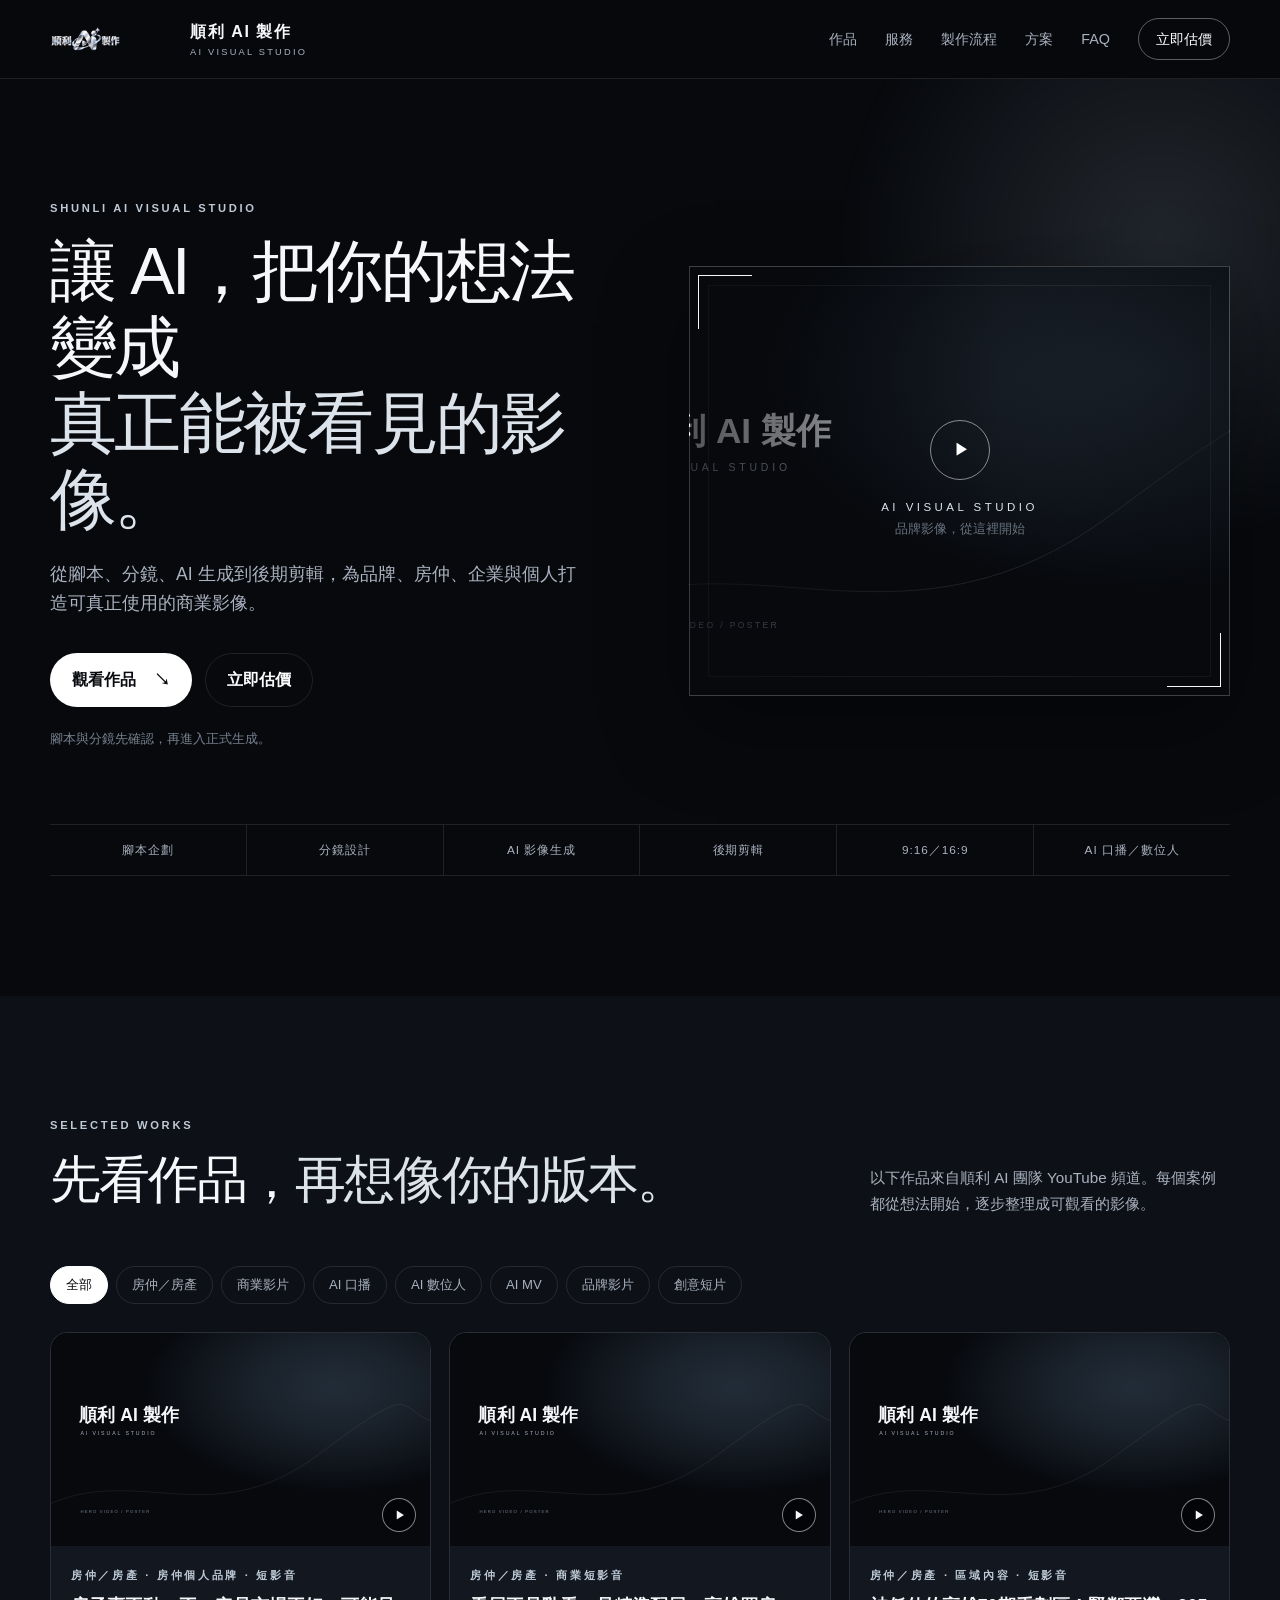
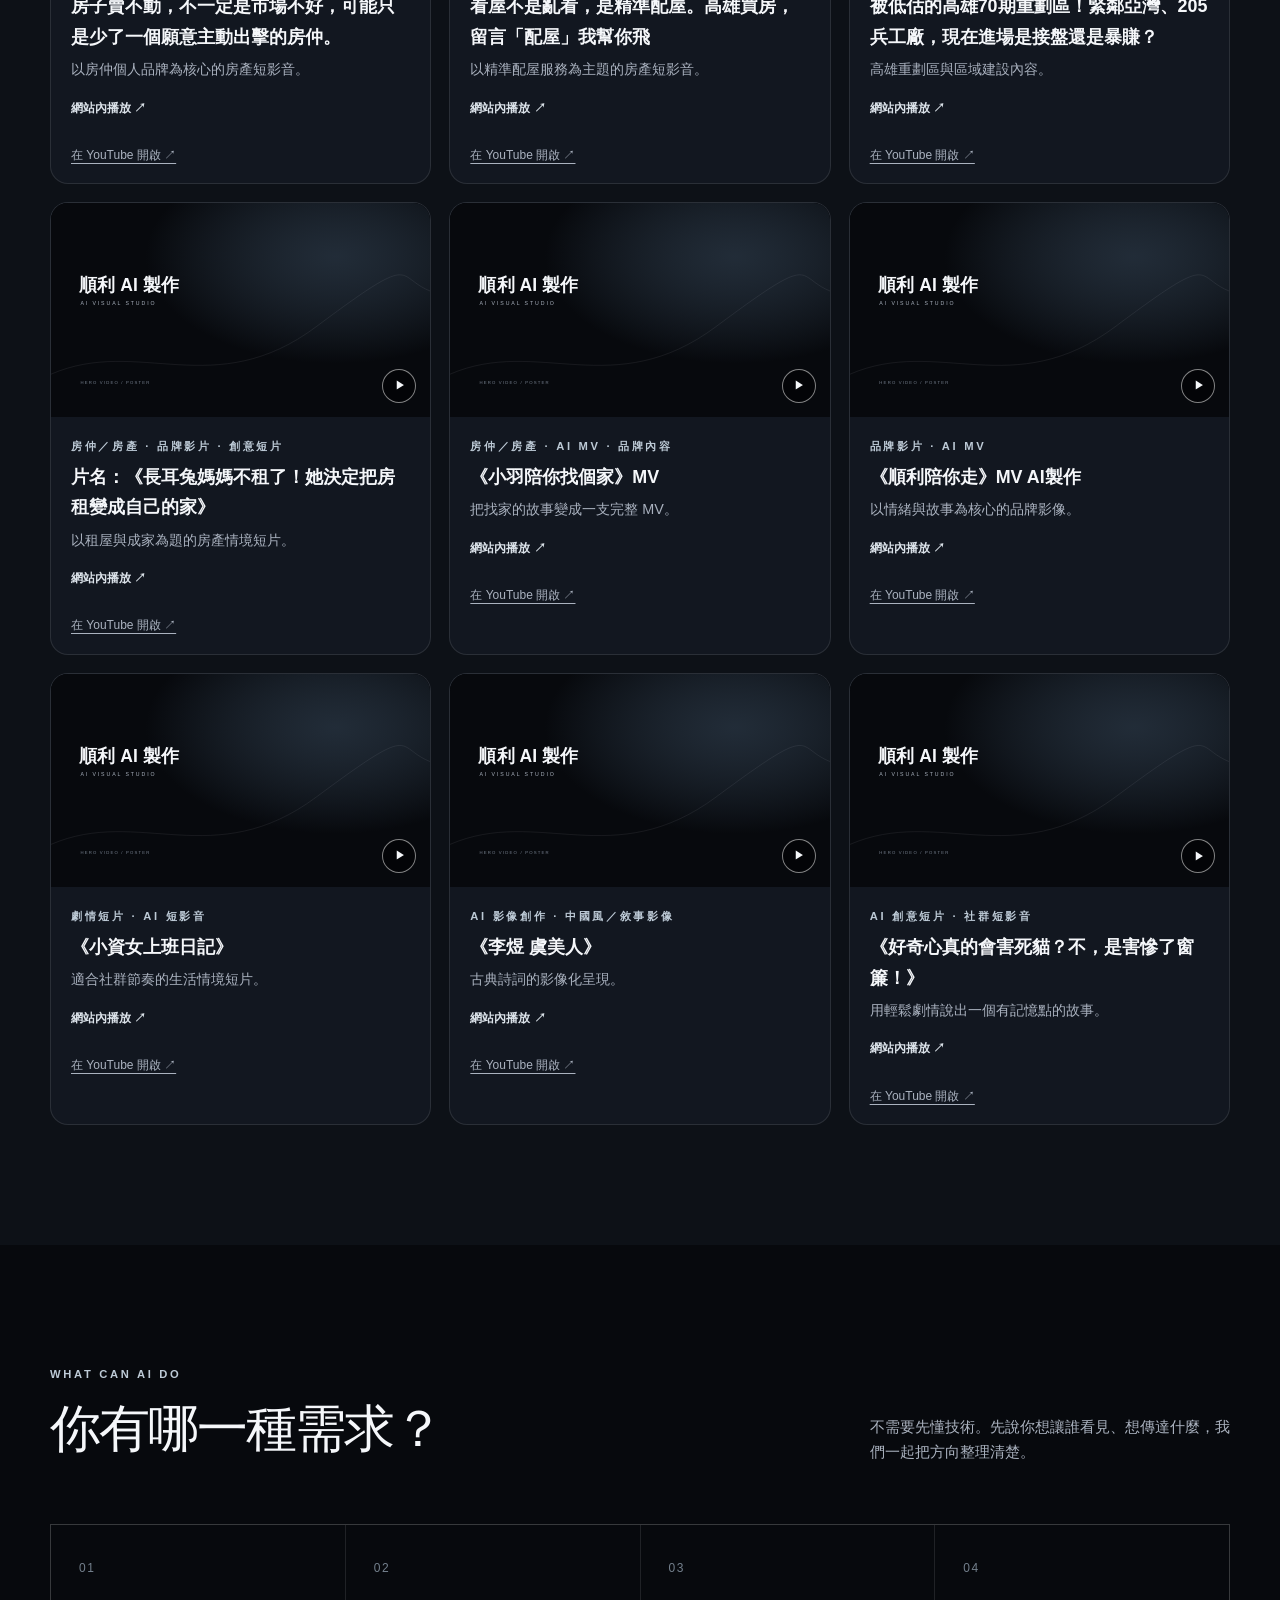
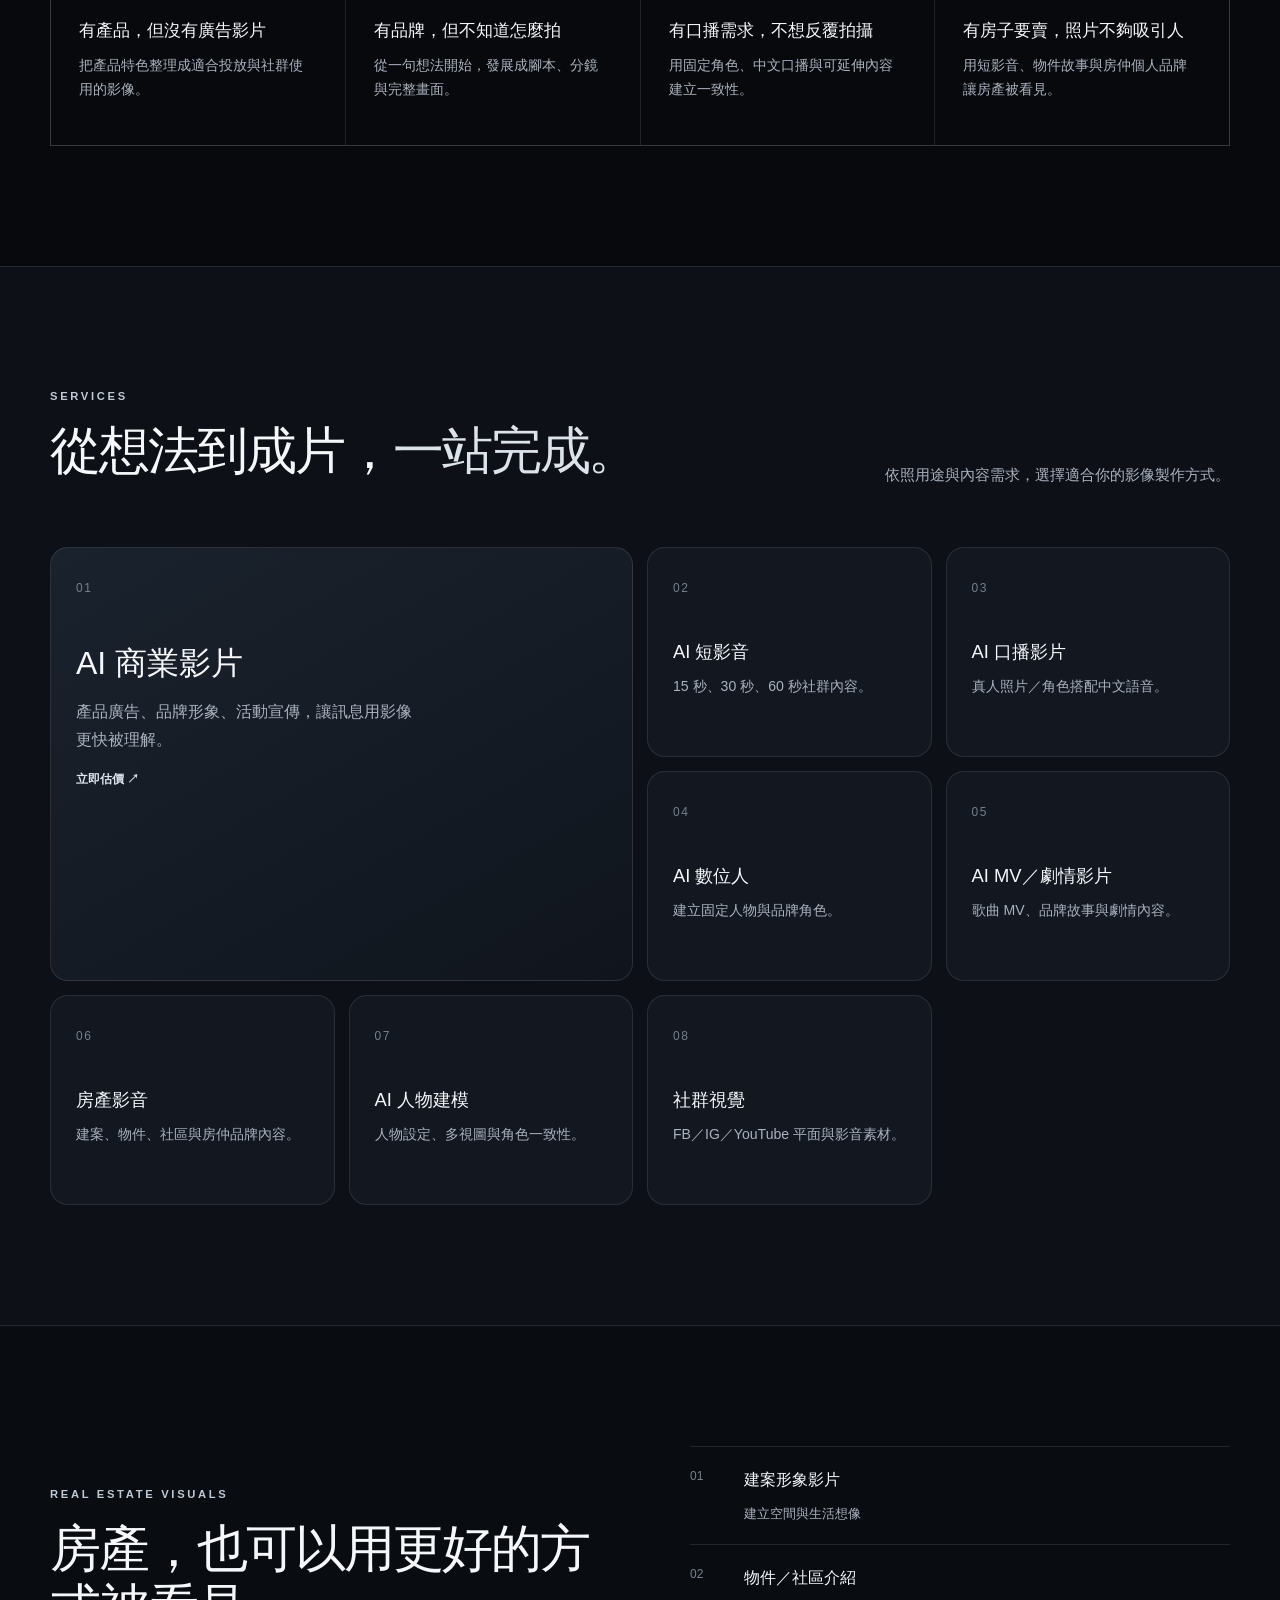
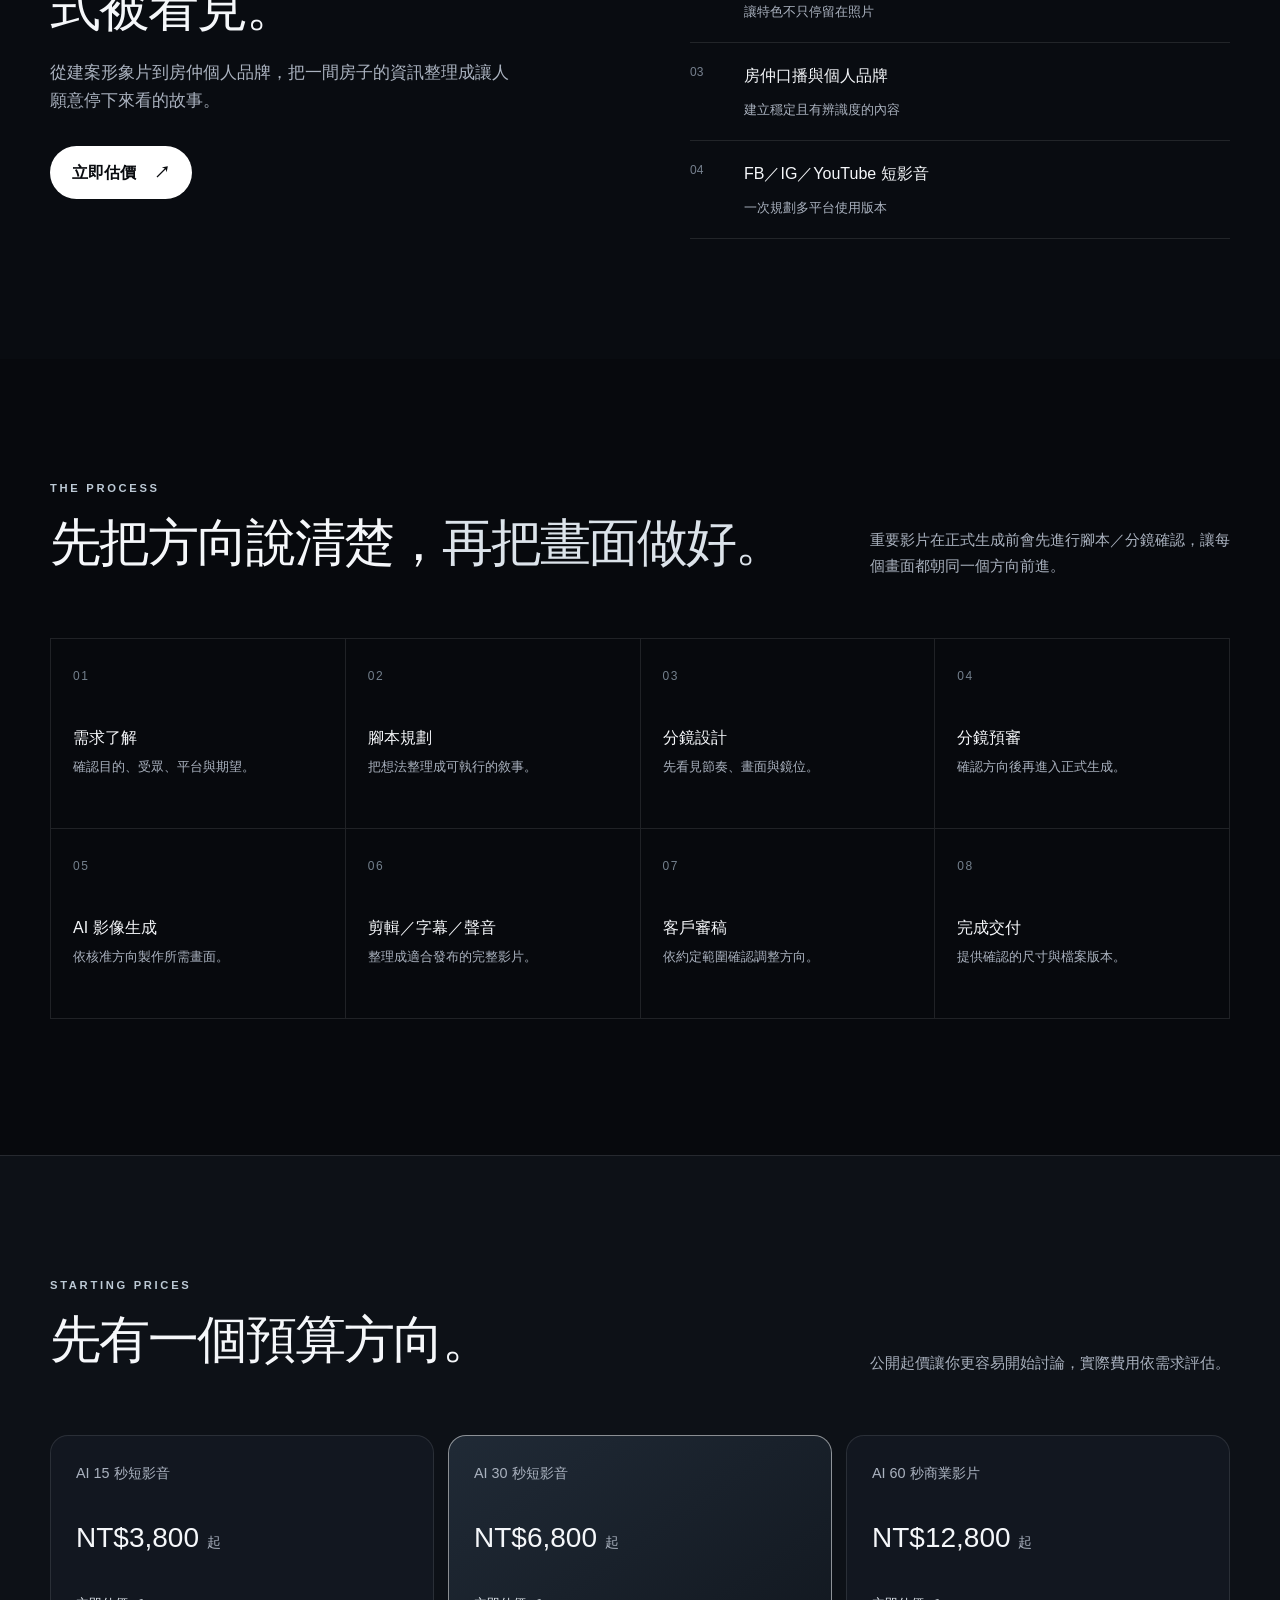
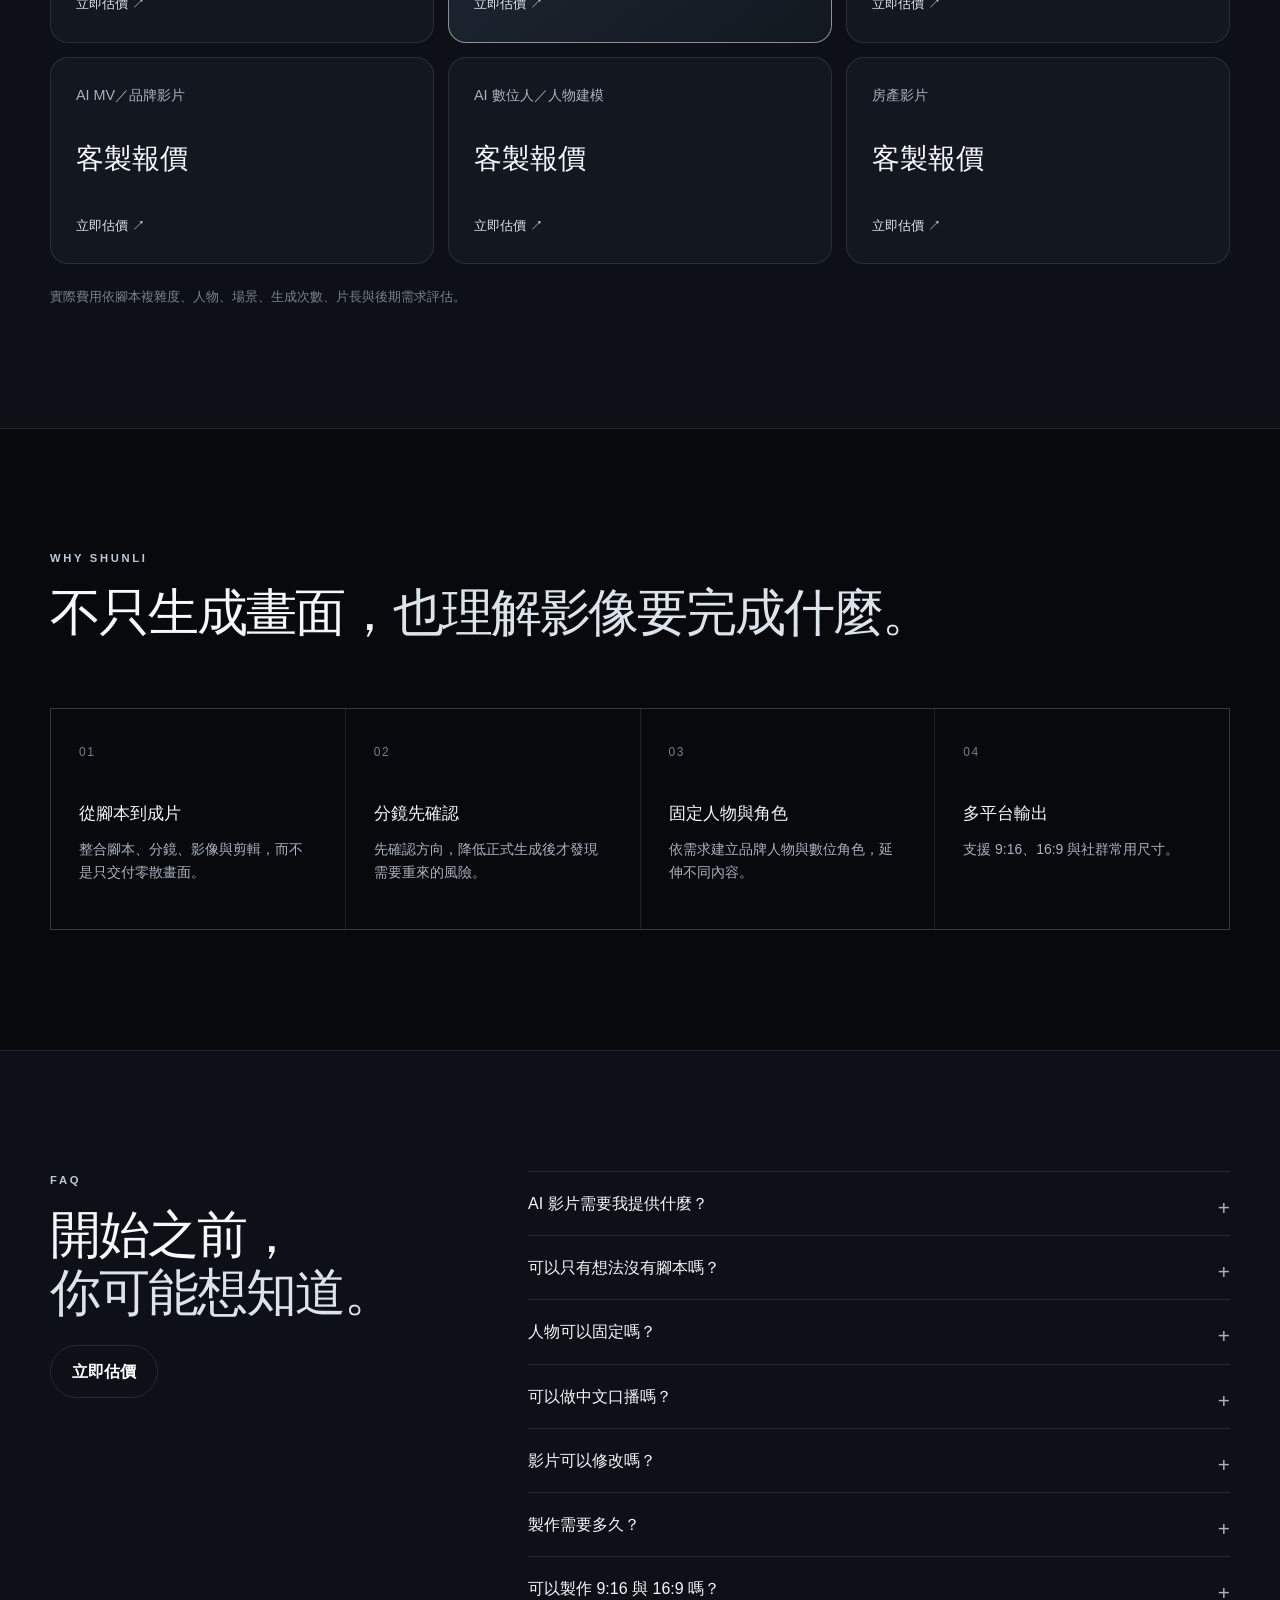
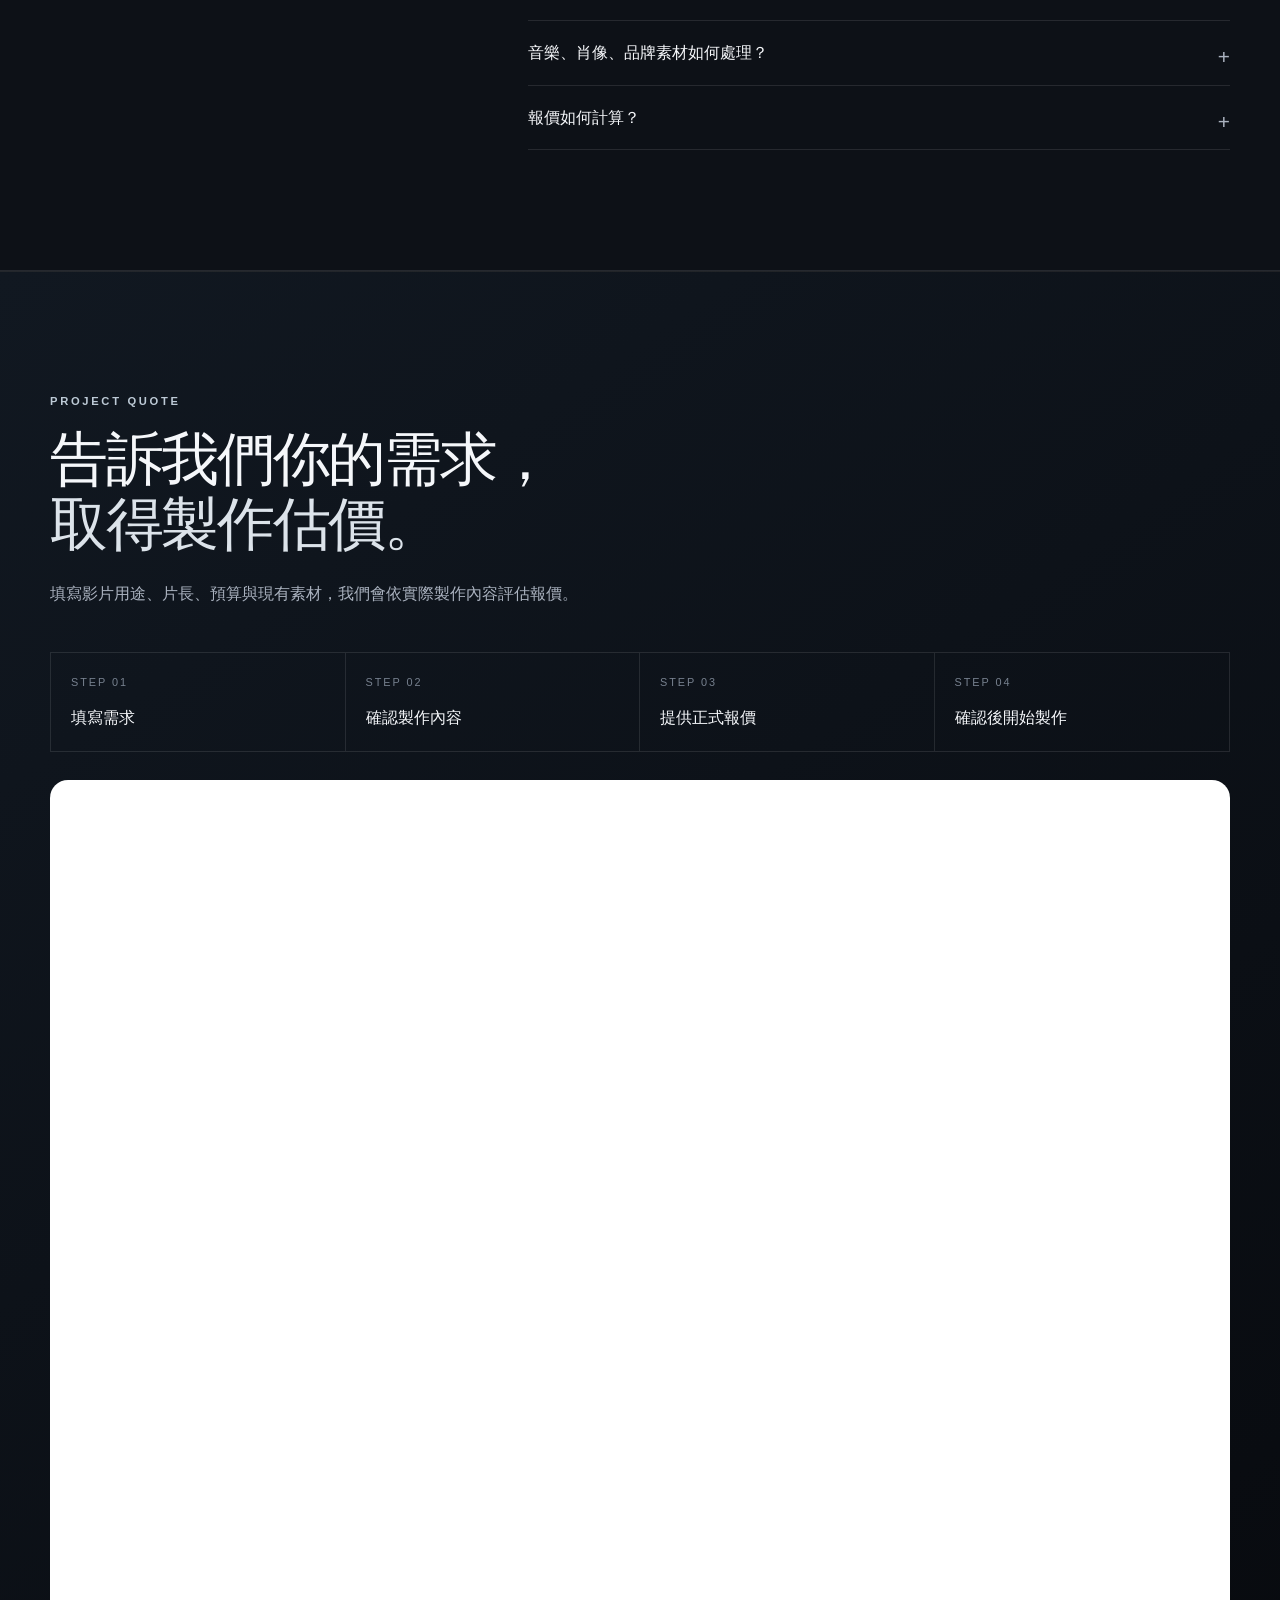
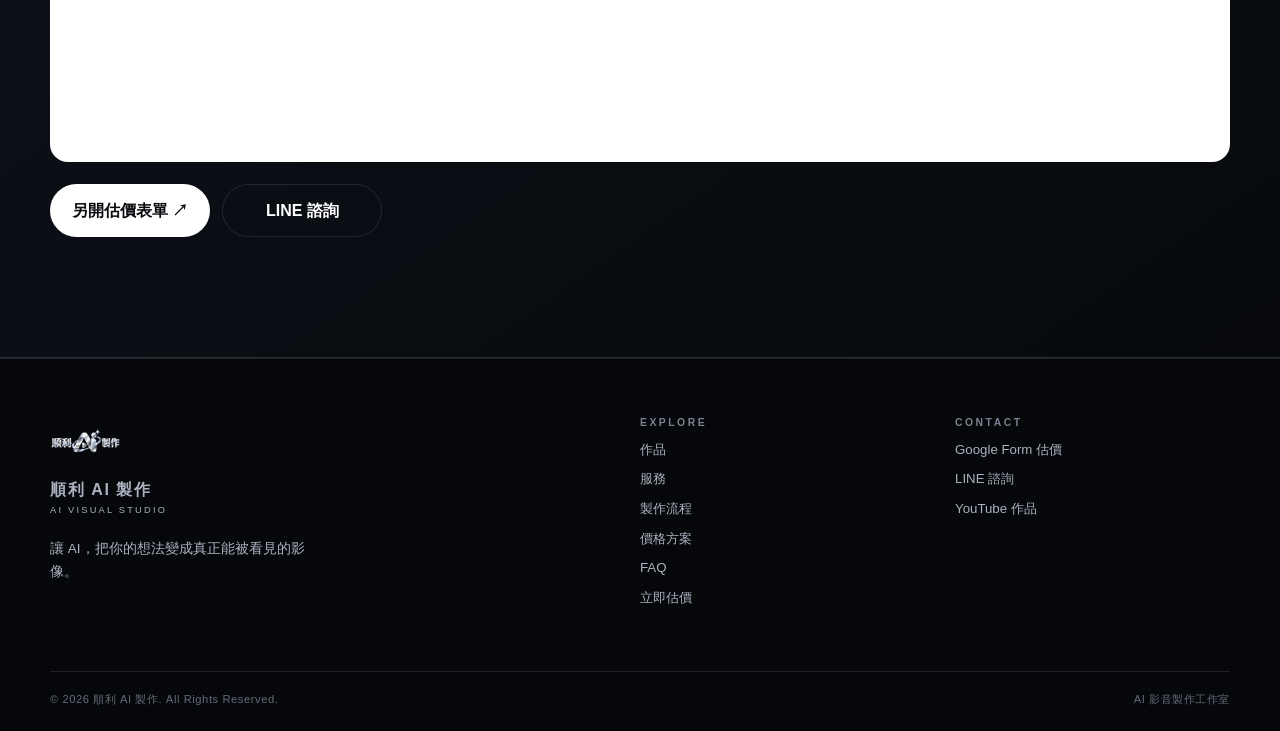
<file: index.html>
<!doctype html>
<html lang="zh-TW">
<head>
<meta charset="UTF-8"><meta name="viewport" content="width=device-width,initial-scale=1"><meta name="theme-color" content="#07090d">
<title>順利 AI 製作｜AI 影片製作、房產影音與品牌影像</title><meta name="description" content="順利 AI 製作｜從腳本、分鏡、AI 影像生成到後期剪輯，為品牌、企業、房仲與個人打造真正能使用的商業影像。"><link rel="canonical" href="https://andy19841011.github.io/shunli-fenqi/"><meta property="og:type" content="website"><meta property="og:url" content="https://andy19841011.github.io/shunli-fenqi/"><meta property="og:title" content="順利 AI 製作｜讓想法變成真正能被看見的影像"><meta property="og:description" content="AI 商業影片、短影音、口播、數位人、MV 與房產影音製作。"><meta property="og:image" content="https://andy19841011.github.io/shunli-fenqi/assets/images/og-image.svg"><meta property="og:image:width" content="1200"><meta property="og:image:height" content="630"><meta name="twitter:card" content="summary_large_image"><meta name="twitter:title" content="順利 AI 製作｜AI 影音製作工作室"><meta name="twitter:description" content="從腳本、分鏡到後期剪輯，打造可真正使用的商業影像。"><meta name="twitter:image" content="https://andy19841011.github.io/shunli-fenqi/assets/images/og-image.svg"><link rel="icon" href="assets/icons/favicon.png" type="image/png">
<script type="application/ld+json">{"@context":"https://schema.org","@type":"ProfessionalService","name":"順利 AI 製作","url":"https://andy19841011.github.io/shunli-fenqi/","logo":"https://andy19841011.github.io/shunli-fenqi/assets/images/brand-logo.png","description":"AI 商業影片、短影音、口播、數位人、MV 與房產影音製作工作室。","areaServed":["高雄市","台灣"],"sameAs":["https://www.youtube.com/@%E9%A0%86%E5%88%A9AI%E5%9C%98%E9%9A%8A","https://lin.ee/kFbT6Zs"]}</script><link rel="stylesheet" href="assets/styles.css">
</head>
<body>
<header class="site-header" id="top"><div class="container nav-wrap"><a class="brand" href="#top" aria-label="順利 AI 製作首頁"><img class="brand-logo" src="assets/images/brand-logo.png" alt="順利 AI 製作"><span><strong>順利 AI 製作</strong><small>AI VISUAL STUDIO</small></span></a><button class="menu-toggle" type="button" aria-expanded="false" aria-controls="primary-nav" aria-label="開啟網站選單"><span></span><span></span><span></span></button><nav id="primary-nav" class="primary-nav" aria-label="主要導覽"><a href="#works">作品</a><a href="#services">服務</a><a href="#process">製作流程</a><a href="#pricing">方案</a><a href="#faq">FAQ</a><a class="nav-cta" data-track="quote_cta_click" href="#quote">立即估價</a></nav></div></header>
<main>
<section class="hero section-pad" aria-labelledby="hero-title"><div class="hero-glow" aria-hidden="true"></div><div class="container hero-grid"><div class="hero-copy"><p class="eyebrow">SHUNLI AI VISUAL STUDIO</p><h1 id="hero-title">讓 AI，把你的想法變成<br><em>真正能被看見的影像。</em></h1><p class="hero-lede">從腳本、分鏡、AI 生成到後期剪輯，為品牌、房仲、企業與個人打造可真正使用的商業影像。</p><div class="button-row"><a class="button button-primary" href="#works">觀看作品 <span>↘</span></a><a class="button button-ghost" data-track="quote_cta_click" href="#quote">立即估價</a></div><p class="hero-note">腳本與分鏡先確認，再進入正式生成。</p></div><div class="hero-frame" aria-label="AI 影音工作室主視覺"><div class="hero-poster" role="img" aria-label="順利 AI 製作 Hero 主視覺"></div><div class="hero-overlay" aria-hidden="true"></div><div class="frame-corner frame-corner-tl"></div><div class="frame-corner frame-corner-br"></div><div class="hero-placeholder"><span class="play-icon">▶</span><p>AI VISUAL STUDIO</p><small>品牌影像，從這裡開始</small></div></div></div><div class="container trust-strip" aria-label="製作能力"><span>腳本企劃</span><span>分鏡設計</span><span>AI 影像生成</span><span>後期剪輯</span><span>9:16／16:9</span><span>AI 口播／數位人</span></div></section>
<section class="section-pad section-dark" id="works" aria-labelledby="works-title"><div class="container"><div class="section-heading"><div><p class="eyebrow">SELECTED WORKS</p><h2 id="works-title">先看作品，<span>再想像你的版本。</span></h2></div><p>以下作品來自順利 AI 團隊 YouTube 頻道。每個案例都從想法開始，逐步整理成可觀看的影像。</p></div><div class="work-filters" role="group" aria-label="作品分類"><button class="filter is-active" type="button" data-filter="all">全部</button><button class="filter" type="button" data-filter="mv">MV／品牌</button><button class="filter" type="button" data-filter="story">劇情短片</button><button class="filter" type="button" data-filter="short">短影音</button></div><div class="works-grid" id="works-grid"></div></div></section>
<section class="section-pad" aria-labelledby="needs-title"><div class="container"><div class="section-heading"><div><p class="eyebrow">WHAT CAN AI DO</p><h2 id="needs-title">你有哪一種需求？</h2></div><p>不需要先懂技術。先說你想讓誰看見、想傳達什麼，我們一起把方向整理清楚。</p></div><div class="needs-grid"><article><span>01</span><h3>有產品，但沒有廣告影片</h3><p>把產品特色整理成適合投放與社群使用的影像。</p></article><article><span>02</span><h3>有品牌，但不知道怎麼拍</h3><p>從一句想法開始，發展成腳本、分鏡與完整畫面。</p></article><article><span>03</span><h3>有口播需求，不想反覆拍攝</h3><p>用固定角色、中文口播與可延伸內容建立一致性。</p></article><article><span>04</span><h3>有房子要賣，照片不夠吸引人</h3><p>用短影音、物件故事與房仲個人品牌讓房產被看見。</p></article></div></div></section>
<section class="section-pad section-alt" id="services" aria-labelledby="services-title"><div class="container"><div class="section-heading"><div><p class="eyebrow">SERVICES</p><h2 id="services-title">從想法到成片，<span>一站完成。</span></h2></div><p>依照用途與內容需求，選擇適合你的影像製作方式。</p></div><div class="services-grid"><article class="service-card service-feature"><span>01</span><h3>AI 商業影片</h3><p>產品廣告、品牌形象、活動宣傳，讓訊息用影像更快被理解。</p><a data-track="quote_cta_click" href="#quote">立即估價 ↗</a></article><article class="service-card"><span>02</span><h3>AI 短影音</h3><p>15 秒、30 秒、60 秒社群內容。</p></article><article class="service-card"><span>03</span><h3>AI 口播影片</h3><p>真人照片／角色搭配中文語音。</p></article><article class="service-card"><span>04</span><h3>AI 數位人</h3><p>建立固定人物與品牌角色。</p></article><article class="service-card"><span>05</span><h3>AI MV／劇情影片</h3><p>歌曲 MV、品牌故事與劇情內容。</p></article><article class="service-card"><span>06</span><h3>房產影音</h3><p>建案、物件、社區與房仲品牌內容。</p></article><article class="service-card"><span>07</span><h3>AI 人物建模</h3><p>人物設定、多視圖與角色一致性。</p></article><article class="service-card"><span>08</span><h3>社群視覺</h3><p>FB／IG／YouTube 平面與影音素材。</p></article></div></div></section>
<section class="real-estate section-pad" aria-labelledby="real-estate-title"><div class="container real-estate-grid"><div><p class="eyebrow">REAL ESTATE VISUALS</p><h2 id="real-estate-title">房產，也可以用更好的方式被看見。</h2><p class="large-copy">從建案形象片到房仲個人品牌，把一間房子的資訊整理成讓人願意停下來看的故事。</p><a class="button button-primary" data-track="quote_cta_click" href="#quote">立即估價 <span>↗</span></a></div><div class="real-estate-list"><div><span>01</span><strong>建案形象影片</strong><small>建立空間與生活想像</small></div><div><span>02</span><strong>物件／社區介紹</strong><small>讓特色不只停留在照片</small></div><div><span>03</span><strong>房仲口播與個人品牌</strong><small>建立穩定且有辨識度的內容</small></div><div><span>04</span><strong>FB／IG／YouTube 短影音</strong><small>一次規劃多平台使用版本</small></div></div></div></section>
<section class="section-pad" id="process" aria-labelledby="process-title"><div class="container"><div class="section-heading"><div><p class="eyebrow">THE PROCESS</p><h2 id="process-title">先把方向說清楚，<span>再把畫面做好。</span></h2></div><p>重要影片在正式生成前會先進行腳本／分鏡確認，讓每個畫面都朝同一個方向前進。</p></div><ol class="process-list"><li><span>01</span><h3>需求了解</h3><p>確認目的、受眾、平台與期望。</p></li><li><span>02</span><h3>腳本規劃</h3><p>把想法整理成可執行的敘事。</p></li><li><span>03</span><h3>分鏡設計</h3><p>先看見節奏、畫面與鏡位。</p></li><li><span>04</span><h3>分鏡預審</h3><p>確認方向後再進入正式生成。</p></li><li><span>05</span><h3>AI 影像生成</h3><p>依核准方向製作所需畫面。</p></li><li><span>06</span><h3>剪輯／字幕／聲音</h3><p>整理成適合發布的完整影片。</p></li><li><span>07</span><h3>客戶審稿</h3><p>依約定範圍確認調整方向。</p></li><li><span>08</span><h3>完成交付</h3><p>提供確認的尺寸與檔案版本。</p></li></ol></div></section>
<section class="section-pad section-alt" id="pricing" aria-labelledby="pricing-title"><div class="container"><div class="section-heading"><div><p class="eyebrow">STARTING PRICES</p><h2 id="pricing-title">先有一個預算方向。</h2></div><p>公開起價讓你更容易開始討論，實際費用依需求評估。</p></div><div class="pricing-grid"><article class="price-card"><p>AI 15 秒短影音</p><strong>NT$3,800 <small>起</small></strong><a data-track="quote_cta_click" href="#quote">立即估價 ↗</a></article><article class="price-card price-highlight"><p>AI 30 秒短影音</p><strong>NT$6,800 <small>起</small></strong><a data-track="quote_cta_click" href="#quote">立即估價 ↗</a></article><article class="price-card"><p>AI 60 秒商業影片</p><strong>NT$12,800 <small>起</small></strong><a data-track="quote_cta_click" href="#quote">立即估價 ↗</a></article><article class="price-card"><p>AI MV／品牌影片</p><strong>客製報價</strong><a data-track="quote_cta_click" href="#quote">立即估價 ↗</a></article><article class="price-card"><p>AI 數位人／人物建模</p><strong>客製報價</strong><a data-track="quote_cta_click" href="#quote">立即估價 ↗</a></article><article class="price-card"><p>房產影片</p><strong>客製報價</strong><a data-track="quote_cta_click" href="#quote">立即估價 ↗</a></article></div><p class="pricing-note">實際費用依腳本複雜度、人物、場景、生成次數、片長與後期需求評估。</p></div></section>
<section class="section-pad" aria-labelledby="why-title"><div class="container"><div class="section-heading"><div><p class="eyebrow">WHY SHUNLI</p><h2 id="why-title">不只生成畫面，<span>也理解影像要完成什麼。</span></h2></div></div><div class="why-grid"><article><span>01</span><h3>從腳本到成片</h3><p>整合腳本、分鏡、影像與剪輯，而不是只交付零散畫面。</p></article><article><span>02</span><h3>分鏡先確認</h3><p>先確認方向，降低正式生成後才發現需要重來的風險。</p></article><article><span>03</span><h3>固定人物與角色</h3><p>依需求建立品牌人物與數位角色，延伸不同內容。</p></article><article><span>04</span><h3>多平台輸出</h3><p>支援 9:16、16:9 與社群常用尺寸。</p></article></div></div></section>
<section class="section-pad section-alt" id="faq" aria-labelledby="faq-title"><div class="container faq-layout"><div><p class="eyebrow">FAQ</p><h2 id="faq-title">開始之前，<br><span>你可能想知道。</span></h2><a class="button button-ghost" data-track="quote_cta_click" href="#quote">立即估價</a></div><div class="faq-list"><details><summary>AI 影片需要我提供什麼？</summary><p>可以先提供品牌／產品資訊、用途、受眾、參考方向與希望完成的時間；素材是否齊全會在討論時一起確認。</p></details><details><summary>可以只有想法沒有腳本嗎？</summary><p>可以。我們會先釐清目的與訊息，再協助整理成腳本與分鏡方向。</p></details><details><summary>人物可以固定嗎？</summary><p>可依專案需求討論固定人物、品牌角色或數位人設定，實際可行方式會依素材與用途評估。</p></details><details><summary>可以做中文口播嗎？</summary><p>可以討論中文口播、字幕與聲音配置，會依影片風格與使用情境安排。</p></details><details><summary>影片可以修改嗎？</summary><p>可以依報價方案與事前約定的修改範圍進行審稿與調整。</p></details><details><summary>製作需要多久？</summary><p>時程會依片長、腳本複雜度、人物／場景數與審稿速度評估，詢價時會先說明預估範圍。</p></details><details><summary>可以製作 9:16 與 16:9 嗎？</summary><p>可以，會依發布平台與用途安排直式、橫式或其他社群尺寸。</p></details><details><summary>音樂、肖像、品牌素材如何處理？</summary><p>會在製作前確認素材來源、使用權限與交付用途；未確認授權的素材不會自行宣稱可商業使用。</p></details><details><summary>報價如何計算？</summary><p>會依腳本複雜度、人物、場景、生成次數、片長與後期需求評估。</p></details></div></div></section>
<section class="quote section-pad" id="quote" aria-labelledby="quote-title"><div class="container"><div class="quote-heading"><p class="eyebrow">PROJECT QUOTE</p><h2 id="quote-title">告訴我們你的需求，<br><span>取得製作估價。</span></h2><p>填寫影片用途、片長、預算與現有素材，我們會依實際製作內容評估報價。</p></div><div class="quote-steps" aria-label="估價流程"><div><span>STEP 01</span><strong>填寫需求</strong></div><div><span>STEP 02</span><strong>確認製作內容</strong></div><div><span>STEP 03</span><strong>提供正式報價</strong></div><div><span>STEP 04</span><strong>確認後開始製作</strong></div></div><div class="quote-form-wrap"><iframe id="google-form" src="https://docs.google.com/forms/d/e/1FAIpQLSfaMP4wm0V_s7RRmuZicc9sSZs1631nOnfOWYWJKEF1689PfQ/viewform?embedded=true" width="100%" title="順利 AI 製作估價表單" loading="lazy">正在載入估價表單。</iframe><div class="quote-fallback" id="quote-fallback">如果表單沒有正常顯示，<a data-track="google_form_open" href="https://docs.google.com/forms/d/e/1FAIpQLSfaMP4wm0V_s7RRmuZicc9sSZs1631nOnfOWYWJKEF1689PfQ/viewform" target="_blank" rel="noopener noreferrer">請點此開啟估價表單。</a></div></div><div class="quote-actions"><a class="button button-primary" data-track="google_form_open" href="https://docs.google.com/forms/d/e/1FAIpQLSfaMP4wm0V_s7RRmuZicc9sSZs1631nOnfOWYWJKEF1689PfQ/viewform" target="_blank" rel="noopener noreferrer">另開估價表單 ↗</a><a class="button button-ghost" data-track="line_click" href="https://lin.ee/kFbT6Zs" target="_blank" rel="noopener noreferrer">LINE 諮詢</a></div></div></section>
</main>
<footer class="site-footer"><div class="container footer-grid"><div><a class="brand" href="#top"><img class="brand-logo" src="assets/images/brand-logo.png" alt="順利 AI 製作"><span><strong>順利 AI 製作</strong><small>AI VISUAL STUDIO</small></span></a><p>讓 AI，把你的想法變成真正能被看見的影像。</p></div><div><p class="footer-label">EXPLORE</p><a href="#works">作品</a><a href="#services">服務</a><a href="#process">製作流程</a><a href="#pricing">價格方案</a><a href="#faq">FAQ</a><a data-track="quote_cta_click" href="#quote">立即估價</a></div><div><p class="footer-label">CONTACT</p><a data-track="google_form_open" href="https://docs.google.com/forms/d/e/1FAIpQLSfaMP4wm0V_s7RRmuZicc9sSZs1631nOnfOWYWJKEF1689PfQ/viewform" target="_blank" rel="noopener noreferrer">Google Form 估價</a><a data-track="line_click" href="https://lin.ee/kFbT6Zs" target="_blank" rel="noopener noreferrer">LINE 諮詢</a><a href="https://www.youtube.com/@%E9%A0%86%E5%88%A9AI%E5%9C%98%E9%9A%8A" target="_blank" rel="noopener noreferrer">YouTube 作品</a></div></div><div class="container footer-bottom"><span>© 2026 順利 AI 製作. All Rights Reserved.</span><span>AI 影音製作工作室</span></div></footer>
<script src="assets/app.js" defer></script>
</body></html>
</file>
<file: assets/styles.css>
:root{--bg:#07090d;--bg2:#0d1117;--card:#121720;--card2:#171e29;--text:#f5f7fa;--muted:#aab2bf;--silver:#dce3ea;--bright:#fff;--border:rgba(255,255,255,.1);--glow:rgba(210,225,240,.18);--max:1180px;--ease:cubic-bezier(.2,.7,.2,1)}
*{box-sizing:border-box}html{scroll-behavior:smooth}body{margin:0;background:var(--bg);color:var(--text);font:16px/1.7 "Noto Sans TC","PingFang TC","Microsoft JhengHei",Arial,sans-serif}body:before{content:"";position:fixed;inset:0;pointer-events:none;opacity:.18;background-image:linear-gradient(rgba(255,255,255,.025) 1px,transparent 1px),linear-gradient(90deg,rgba(255,255,255,.025) 1px,transparent 1px);background-size:64px 64px;mask-image:linear-gradient(#000,transparent 80%)}a{color:inherit;text-decoration:none}button,input,select,textarea{font:inherit}button{cursor:pointer}.container{width:min(calc(100% - 44px),var(--max));margin:auto}.section-pad{padding:120px 0}.section-dark,.section-alt{background:var(--bg2)}.section-alt{border-block:1px solid var(--border)}.site-header{position:sticky;top:0;z-index:50;background:rgba(7,9,13,.86);border-bottom:1px solid var(--border);backdrop-filter:blur(16px)}.nav-wrap{min-height:78px;display:flex;align-items:center;justify-content:space-between;gap:28px}.brand{display:inline-flex;align-items:center;gap:12px}.brand-mark{width:40px;height:40px;display:grid;place-items:center;border:1px solid rgba(255,255,255,.42);border-radius:10px;color:#080a0e;background:linear-gradient(145deg,#fff,#9daab7);font-weight:900;font-size:1.2rem;box-shadow:0 0 28px var(--glow)}.brand strong{display:block;letter-spacing:.1em;font-size:1rem}.brand small{display:block;color:var(--muted);font-size:.58rem;letter-spacing:.24em}.primary-nav{display:flex;align-items:center;gap:28px;color:var(--muted);font-size:.9rem}.primary-nav a{transition:color .2s}.primary-nav a:hover,.primary-nav a:focus-visible{color:var(--bright)}.nav-cta{padding:8px 17px;border:1px solid rgba(255,255,255,.35);border-radius:999px;color:var(--bright)}.menu-toggle{display:none;border:0;background:none;padding:8px}.menu-toggle span{display:block;width:24px;height:1px;background:var(--bright);margin:5px}.hero{min-height:700px;display:grid;align-items:center;position:relative;overflow:hidden}.hero-glow{position:absolute;width:680px;height:680px;right:-220px;top:-180px;background:radial-gradient(circle,rgba(174,192,210,.16),transparent 66%);filter:blur(12px);pointer-events:none}.hero-grid{display:grid;grid-template-columns:1.02fr .98fr;align-items:center;gap:76px}.eyebrow,.card-kicker,.footer-label{margin:0;color:#bdcad6;font-size:.7rem;letter-spacing:.24em;font-weight:700}.hero h1,h2{margin:16px 0 22px;letter-spacing:-.04em;line-height:1.14}.hero h1{font-size:clamp(2.7rem,5.2vw,5.25rem);font-weight:500}.hero h1 em,h2 span{font-style:normal;color:var(--silver)}.hero-lede{max-width:540px;color:var(--muted);font-size:1.1rem}.button-row{display:flex;gap:13px;margin-top:34px}.button{display:inline-flex;align-items:center;justify-content:center;gap:18px;min-height:50px;padding:12px 21px;border-radius:999px;border:1px solid transparent;font-weight:700;transition:transform .2s var(--ease),background .2s,border-color .2s}.button:hover{transform:translateY(-2px)}.button-primary{color:#090b0f;background:var(--bright)}.button-primary:hover{background:var(--silver)}.button-ghost{border-color:var(--border);color:var(--bright)}.button-ghost:hover{border-color:rgba(255,255,255,.5);background:rgba(255,255,255,.05)}.hero-note{margin-top:21px;color:#77818f;font-size:.8rem}.hero-frame{min-height:430px;position:relative;border:1px solid rgba(255,255,255,.2);background:linear-gradient(145deg,rgba(255,255,255,.04),rgba(255,255,255,.01)),#0b0f15;box-shadow:0 30px 80px rgba(0,0,0,.38)}.hero-frame:before{content:"";position:absolute;inset:18px;border:1px solid var(--border)}.frame-corner{position:absolute;width:54px;height:54px;border-color:var(--silver);z-index:1}.frame-corner-tl{top:8px;left:8px;border-top:1px solid;border-left:1px solid}.frame-corner-br{bottom:8px;right:8px;border-bottom:1px solid;border-right:1px solid}.hero-placeholder{position:absolute;inset:0;display:grid;place-content:center;text-align:center;color:#7d8795}.play-icon{margin:auto;width:60px;height:60px;display:grid;place-items:center;border:1px solid rgba(255,255,255,.5);border-radius:50%;padding-left:4px;color:var(--bright)}.hero-placeholder p{margin:18px 0 1px;letter-spacing:.3em;font-size:.72rem;color:var(--silver)}.hero-placeholder small{color:#66717e}.section-heading{display:flex;justify-content:space-between;gap:50px;align-items:end;margin-bottom:44px}.section-heading h2{font-size:clamp(2rem,4vw,3.5rem);font-weight:500}.section-heading>p{max-width:360px;color:var(--muted);font-size:.95rem}.works-grid{display:grid;grid-template-columns:repeat(3,1fr);gap:18px}.work-card{background:var(--card);border:1px solid var(--border);border-radius:18px;overflow:hidden;transition:transform .25s var(--ease),border-color .25s}.work-card:hover{transform:translateY(-5px);border-color:rgba(255,255,255,.34)}.work-media{position:relative;aspect-ratio:16/9;overflow:hidden;background:#080a0e}.work-media img{width:100%;height:100%;display:block;object-fit:cover;transition:transform .4s var(--ease),opacity .3s}.work-card:hover img{transform:scale(1.04);opacity:.82}.media-play{position:absolute;bottom:14px;right:14px;width:34px;height:34px;display:grid;place-items:center;padding-left:2px;border:1px solid rgba(255,255,255,.5);border-radius:50%;background:rgba(0,0,0,.45);font-size:.7rem}.work-body{padding:20px}.work-body h3{margin:6px 0 5px;font-size:1.12rem}.work-body p:not(.card-kicker){margin:0;color:var(--muted);font-size:.9rem}.text-link,.service-card a{display:inline-block;margin-top:16px;color:var(--silver);font-size:.78rem;font-weight:700}.work-placeholder .work-media{display:grid;place-items:center;background:linear-gradient(135deg,#151b24,#090c11)}.placeholder-mark{font-size:2.4rem;color:#66717e;font-weight:200}.work-filters{display:flex;gap:8px;margin:-10px 0 28px}.filter{border:1px solid var(--border);border-radius:999px;padding:7px 15px;background:transparent;color:var(--muted);font-size:.82rem}.filter:hover,.filter.is-active{background:var(--bright);color:var(--bg);border-color:var(--bright)}.work-card.is-hidden{display:none}.needs-grid,.why-grid{display:grid;grid-template-columns:repeat(4,1fr);gap:1px;background:var(--border);border:1px solid var(--border)}.needs-grid article,.why-grid article{min-height:220px;padding:28px;background:var(--bg)}.needs-grid span,.why-grid span,.service-card>span,.process-list li>span{color:#74808d;font-size:.75rem;letter-spacing:.14em}.needs-grid h3,.why-grid h3{margin:36px 0 9px;font-size:1.05rem;font-weight:500}.needs-grid p,.why-grid p{margin:0;color:var(--muted);font-size:.87rem}.services-grid{display:grid;grid-template-columns:repeat(4,1fr);gap:14px}.service-card{min-height:210px;padding:25px;border:1px solid var(--border);border-radius:18px;background:var(--card);transition:background .2s,border-color .2s}.service-card:hover{background:var(--card2);border-color:rgba(255,255,255,.3)}.service-card h3{margin:36px 0 8px;font-size:1.15rem;font-weight:500}.service-card p{margin:0;color:var(--muted);font-size:.88rem}.service-feature{grid-column:span 2;grid-row:span 2;min-height:434px;background:linear-gradient(150deg,#1a222d,#10151d)}.service-feature h3{font-size:2rem}.service-feature p{max-width:350px;font-size:1rem}.real-estate{background:#090c11}.real-estate-grid{display:grid;grid-template-columns:1fr 1fr;gap:100px;align-items:center}.real-estate h2{font-size:clamp(2.3rem,4vw,4.2rem);font-weight:500}.large-copy{max-width:470px;color:var(--muted);font-size:1.05rem;margin-bottom:30px}.real-estate-list{border-top:1px solid var(--border)}.real-estate-list>div{display:grid;grid-template-columns:44px 1fr;gap:10px;padding:19px 0;border-bottom:1px solid var(--border)}.real-estate-list span{color:#77818f;font-size:.75rem}.real-estate-list strong{font-weight:500}.real-estate-list small{grid-column:2;color:var(--muted);font-size:.8rem}.process-list{display:grid;grid-template-columns:repeat(4,1fr);gap:0;border-top:1px solid var(--border);border-left:1px solid var(--border);padding:0;list-style:none}.process-list li{min-height:190px;padding:22px;border-right:1px solid var(--border);border-bottom:1px solid var(--border)}.process-list li h3{margin:36px 0 5px;font-size:1rem;font-weight:500}.process-list li p{margin:0;color:var(--muted);font-size:.82rem}.pricing-grid{display:grid;grid-template-columns:repeat(3,1fr);gap:14px}.price-card{padding:25px;border:1px solid var(--border);border-radius:18px;background:var(--card)}.price-card p{margin:0;color:var(--muted);font-size:.9rem}.price-card strong{display:block;margin:28px 0;font-size:1.75rem;font-weight:500}.price-card strong small{font-size:.85rem;color:var(--muted)}.price-card a{color:var(--silver);font-size:.8rem}.price-highlight{border-color:rgba(255,255,255,.5);background:linear-gradient(145deg,#202a36,#121820)}.pricing-note{margin:22px 0 0;color:#77818f;font-size:.8rem}.faq-layout{display:grid;grid-template-columns:.7fr 1.3fr;gap:100px}.faq-layout h2{font-size:clamp(2.2rem,4vw,4rem);font-weight:500}.faq-list{border-top:1px solid var(--border)}details{border-bottom:1px solid var(--border)}summary{padding:18px 0;cursor:pointer;list-style:none;font-size:1rem}summary::-webkit-details-marker{display:none}summary:after{content:"+";float:right;color:var(--muted);font-size:1.3rem;font-weight:200}details[open] summary:after{content:"−"}details p{max-width:650px;margin:0 30px 18px 0;color:var(--muted);font-size:.9rem}.contact{background:linear-gradient(145deg,#111821,#07090d)}.contact-grid{display:grid;grid-template-columns:.85fr 1.15fr;gap:90px;align-items:start}.contact h2{font-size:clamp(2.4rem,4.2vw,4.5rem);font-weight:500}.contact h2 em{font-style:normal;color:var(--silver)}.contact>p{color:var(--muted)}.contact-links{display:grid;gap:14px;margin-top:35px}.contact-links a,.contact-placeholder{display:flex;align-items:center;justify-content:space-between;padding:14px 0;border-bottom:1px solid var(--border)}.contact-links small{color:#77818f;font-size:.68rem;letter-spacing:.2em}.contact-links strong{font-size:.92rem;font-weight:500}.contact-placeholder{color:#66717e}.inquiry-form{padding:30px;border:1px solid var(--border);border-radius:18px;background:rgba(255,255,255,.035)}.form-heading h3{margin:12px 0 4px;font-size:1.5rem;font-weight:500}.form-heading p:not(.eyebrow){margin:0;color:var(--muted);font-size:.85rem}.form-grid{display:grid;grid-template-columns:1fr 1fr;gap:16px;margin-top:25px}label{display:grid;gap:6px;color:var(--muted);font-size:.77rem}input,select,textarea{width:100%;border:1px solid var(--border);border-radius:8px;background:#0b0f15;color:var(--text);padding:10px 12px;outline:none}input:focus-visible,select:focus-visible,textarea:focus-visible,.button:focus-visible,.filter:focus-visible,.menu-toggle:focus-visible,summary:focus-visible{outline:2px solid var(--silver);outline-offset:3px}textarea{resize:vertical}fieldset{display:flex;flex-wrap:wrap;gap:15px;margin:18px 0;padding:14px;border:1px solid var(--border);border-radius:8px}legend{padding:0 5px;color:var(--muted);font-size:.77rem}.check{display:flex;align-items:center;gap:5px}.check input{width:auto}.inquiry-form>.button{margin-top:18px;border:0}.form-status{min-height:24px;margin:13px 0 0;color:var(--silver);font-size:.8rem}.site-footer{padding:55px 0 22px;background:#05070a;border-top:1px solid var(--border)}.footer-grid{display:grid;grid-template-columns:2fr 1fr 1fr;gap:40px}.footer-grid .brand{margin-bottom:18px}.footer-grid>div:first-child p{max-width:280px;color:var(--muted);font-size:.85rem}.footer-grid a,.footer-grid span{display:block;margin:7px 0;color:var(--muted);font-size:.83rem}.footer-grid a:hover{color:var(--bright)}.footer-label{color:#77818f!important;font-size:.65rem!important}.footer-bottom{display:flex;justify-content:space-between;margin-top:55px;padding-top:18px;border-top:1px solid var(--border);color:#626c78;font-size:.7rem;letter-spacing:.05em}
@media(max-width:1000px){.hero-grid,.real-estate-grid{grid-template-columns:1fr;gap:50px}.hero{padding-top:80px}.hero-frame{min-height:360px}.needs-grid,.why-grid{grid-template-columns:1fr 1fr}.services-grid{grid-template-columns:repeat(2,1fr)}.service-feature{grid-column:span 2}.faq-layout{gap:45px}}
@media(max-width:700px){.container{width:min(calc(100% - 30px),var(--max))}.section-pad{padding:78px 0}.nav-wrap{min-height:68px}.menu-toggle{display:block;z-index:2}.primary-nav{position:absolute;top:68px;left:0;right:0;display:grid;gap:0;padding:10px 15px 18px;background:rgba(7,9,13,.98);border-bottom:1px solid var(--border);transform:translateY(-140%);transition:transform .3s var(--ease)}.primary-nav.is-open{transform:translateY(0)}.primary-nav a{padding:12px 8px}.nav-cta{text-align:center;margin-top:8px}.hero h1{font-size:clamp(2.35rem,11vw,3.4rem)}.hero-lede{font-size:1rem}.hero-frame{min-height:300px}.section-heading,.contact-grid{display:block}.section-heading>p{margin-top:18px}.works-grid,.pricing-grid{grid-template-columns:1fr}.work-media{aspect-ratio:16/9}.work-filters{overflow:auto;padding-bottom:3px}.needs-grid,.why-grid,.services-grid{grid-template-columns:1fr}.service-feature{grid-column:auto;grid-row:auto;min-height:250px}.real-estate-grid{gap:35px}.process-list{grid-template-columns:1fr 1fr}.process-list li{min-height:170px}.faq-layout{display:block}.faq-list{margin-top:40px}.contact-grid{display:block}.contact-links{margin-bottom:45px}.form-grid{grid-template-columns:1fr}.inquiry-form{padding:20px}.footer-grid{grid-template-columns:1fr 1fr}.footer-grid>div:first-child{grid-column:span 2}.footer-bottom{display:grid;gap:8px;margin-top:35px}}
@media(max-width:390px){.container{width:calc(100% - 24px)}.hero{padding-top:55px}.button-row{display:grid}.process-list{grid-template-columns:1fr}.footer-grid{grid-template-columns:1fr}.footer-grid>div:first-child{grid-column:auto}}
 .quote{background:linear-gradient(145deg,#111821,#07090d);border-block:1px solid var(--border)}.quote-heading{max-width:720px}.quote-heading h2{font-size:clamp(2.3rem,4.5vw,4.5rem);font-weight:500}.quote-heading>p:last-child{max-width:620px;color:var(--muted);font-size:1rem}.quote-steps{display:grid;grid-template-columns:repeat(4,1fr);margin:45px 0 28px;border:1px solid var(--border)}.quote-steps div{padding:20px;border-right:1px solid var(--border)}.quote-steps div:last-child{border-right:0}.quote-steps span{display:block;color:#77818f;font-size:.68rem;letter-spacing:.18em}.quote-steps strong{display:block;margin-top:12px;font-weight:500}.quote-form-wrap{position:relative;overflow:hidden;border:1px solid var(--border);border-radius:18px;background:#fff}.quote-form-wrap iframe{display:block;width:100%;height:980px;border:0}.quote-fallback{display:none;padding:20px;color:#222;background:#f3f3f3;text-align:center}.quote-fallback.is-visible{display:block}.quote-fallback a{color:#111;text-decoration:underline}.quote-actions{display:flex;gap:12px;margin-top:22px}.quote-actions .button{min-width:160px}
@media(max-width:700px){.quote-steps{grid-template-columns:1fr 1fr;margin-top:32px}.quote-steps div{padding:15px}.quote-steps div:nth-child(2){border-right:0}.quote-steps div:nth-child(-n+2){border-bottom:1px solid var(--border)}.quote-form-wrap iframe{height:1100px}.quote-actions{display:grid}.quote-actions .button{width:100%}}
@media(max-width:390px){.quote-form-wrap iframe{height:1120px}}

@media(max-width:700px){body{overflow-x:hidden}.hero-grid{width:min(calc(100% - 30px),var(--max));max-width:100%;min-width:0}.hero-copy,.hero-frame{width:100%;min-width:0}.hero h1{max-width:100%;font-size:clamp(1.6rem,7vw,2.2rem);overflow-wrap:anywhere;word-break:break-all}.hero-lede{width:100%;max-width:100%;overflow-wrap:anywhere;word-break:break-all}}
@media(prefers-reduced-motion:reduce){*,*:before,*:after{scroll-behavior:auto!important;transition-duration:.01ms!important;animation-duration:.01ms!important}}
 .brand-logo{width:128px;height:40px;object-fit:contain;object-position:left center}.hero-frame{overflow:hidden}.hero-video{position:absolute;inset:0;width:100%;height:100%;object-fit:cover;background:#0b0f15}.hero-overlay{position:absolute;inset:0;background:linear-gradient(90deg,rgba(7,9,13,.68),rgba(7,9,13,.25) 58%,rgba(7,9,13,.56));pointer-events:none}.hero-placeholder{z-index:2}.trust-strip{display:flex;flex-wrap:wrap;gap:0;margin-top:62px;border-block:1px solid var(--border)}.trust-strip span{flex:1;padding:15px 18px;border-right:1px solid var(--border);color:#aab2bf;text-align:center;font-size:.74rem;letter-spacing:.08em}.trust-strip span:last-child{border-right:0}
@media(max-width:700px){.brand-logo{width:86px;height:32px}.trust-strip{margin-top:42px}.trust-strip span{flex:0 0 33.333%;padding:11px 5px;font-size:.62rem}.hero-video{object-position:center}.hero-placeholder{background:rgba(7,9,13,.12)}}
@media(prefers-reduced-motion:reduce){.hero-video{display:none!important}.hero-frame{background:#0b0f15 url('posters/hero-poster.svg') center/cover no-repeat}}
@media not (prefers-reduced-motion:reduce){.hero-video{display:block}}
.hero-frame.is-video-ready .hero-placeholder{display:none}
.hero-frame{background:#0b0f15 url('posters/hero-poster.svg') center/cover no-repeat}
.work-open{display:block;width:100%;padding:0;border:0;background:transparent;color:inherit;text-align:left}.work-open:focus-visible{outline:2px solid var(--silver);outline-offset:-2px}.work-youtube-link{display:inline-block;margin:0 20px 18px;color:var(--muted);font-size:.75rem;text-decoration:underline;text-underline-offset:4px}.work-youtube-link:hover{color:var(--bright)}.modal-open{overflow:hidden}.work-modal{position:fixed;inset:0;z-index:100;display:grid;place-items:center;padding:22px}.work-modal-backdrop{position:absolute;inset:0;display:grid;place-items:center;padding:22px;background:rgba(0,0,0,.82)}.work-modal-panel{position:relative;width:min(980px,100%);padding:20px;border:1px solid rgba(255,255,255,.2);border-radius:18px;background:#0d1117;box-shadow:0 30px 100px rgba(0,0,0,.6)}.work-modal-head{display:flex;align-items:center;justify-content:space-between;gap:18px;margin-bottom:16px}.work-modal-head h2{margin:0;font-size:1.15rem;font-weight:500}.work-modal-close{width:42px;height:42px;flex:0 0 42px;border:1px solid var(--border);border-radius:50%;background:transparent;color:var(--bright);font-size:1.65rem;line-height:1}.work-modal-close:hover{background:rgba(255,255,255,.08)}.modal-player{width:100%;aspect-ratio:16/9;background:#05070a}.modal-player.is-vertical{width:min(390px,100%);margin-inline:auto;aspect-ratio:9/16}.modal-player iframe{display:block;width:100%;height:100%;border:0}
@media(max-width:700px){.work-modal{padding:12px}.work-modal-backdrop{padding:12px}.work-modal-panel{padding:14px;border-radius:14px}.work-modal-head h2{font-size:1rem}.modal-player.is-vertical{width:min(82vw,390px);max-height:calc(100vh - 150px)}.work-youtube-link{margin-bottom:16px}}
</file>
